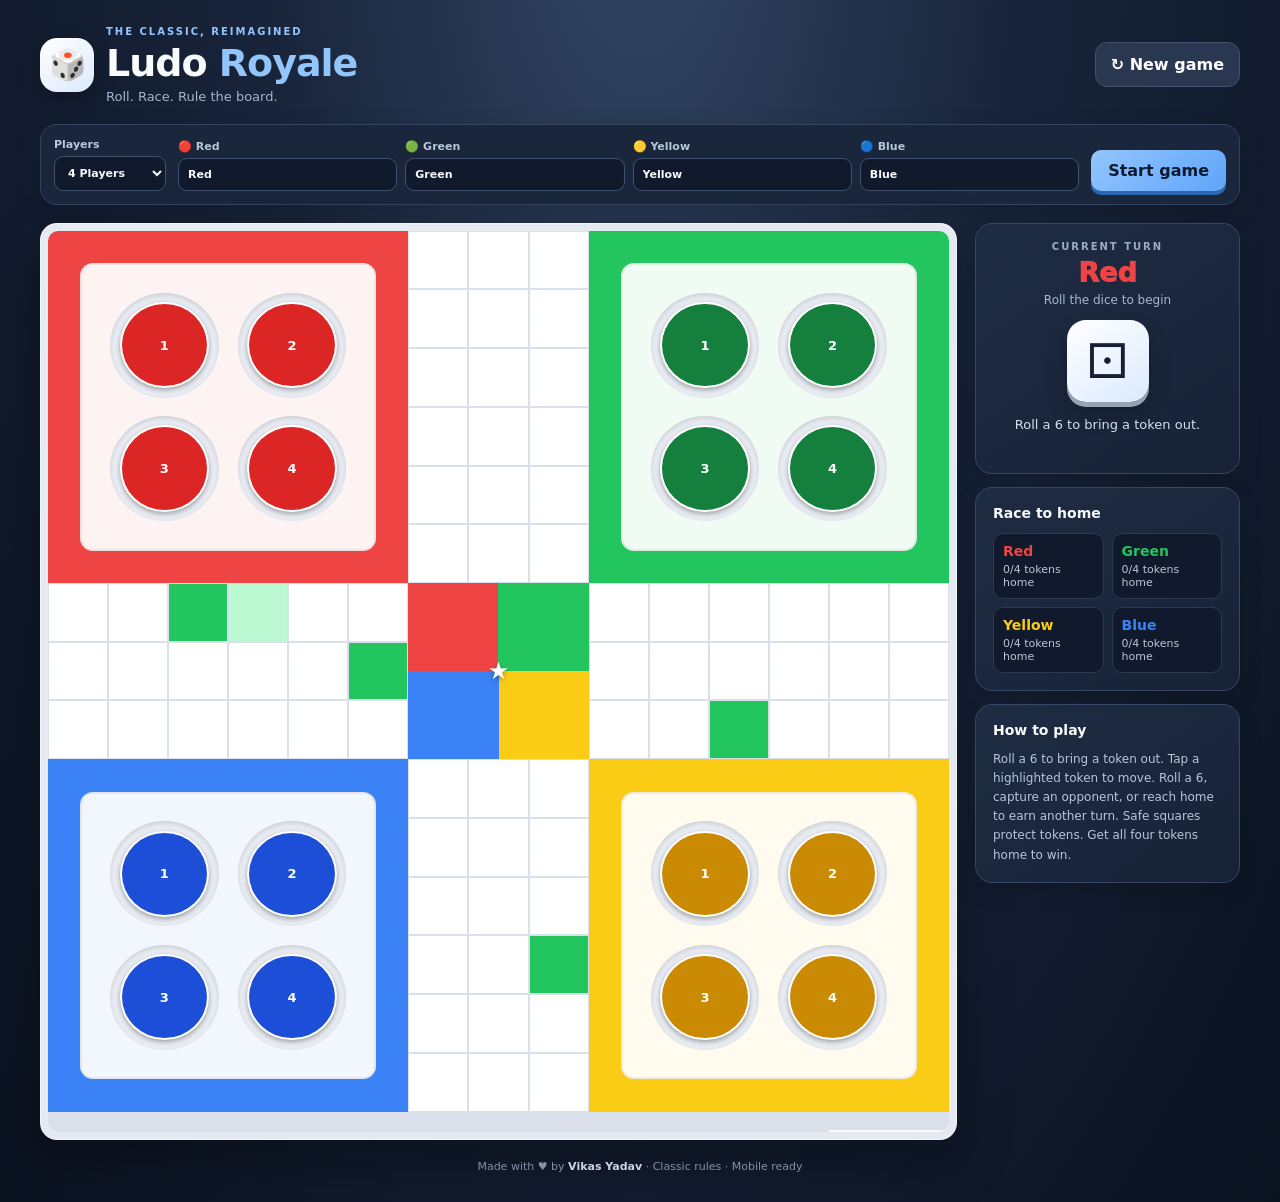
<file: index.html>
<!doctype html>
<html lang="en"><head><meta charset="utf-8"><meta name="viewport" content="width=device-width,initial-scale=1,maximum-scale=1"><meta name="theme-color" content="#101729"><title>Ludo Royale | Vikas Yadav</title><link rel="stylesheet" href="style.css"></head>
<body><main class="app">
<header><div class="brand"><div class="logo">🎲</div><div><p class="eyebrow">THE CLASSIC, REIMAGINED</p><h1>Ludo <span>Royale</span></h1><p class="subtitle">Roll. Race. Rule the board.</p></div></div><button id="newGame" class="ghost">↻ <span>New game</span></button></header>
<section class="toolbar"><label>Players <select id="playerCount"><option value="2">2 Players</option><option value="3">3 Players</option><option value="4" selected>4 Players</option></select></label><div class="names"><label>🔴 Red <input id="name0" maxlength="12" value="Red"></label><label>🟢 Green <input id="name1" maxlength="12" value="Green"></label><label>🟡 Yellow <input id="name2" maxlength="12" value="Yellow"></label><label>🔵 Blue <input id="name3" maxlength="12" value="Blue"></label></div><button id="apply">Start game</button></section>
<div class="game-layout"><section class="board-wrap"><div id="board" aria-label="Ludo board"></div></section><aside class="side"><div class="turn-card"><div class="tiny">CURRENT TURN</div><div id="turnName" class="turn-name">Red</div><div id="turnHint" class="turn-hint">Roll the dice to begin</div><button id="dice" class="dice" aria-label="Roll dice">⚄</button><div id="status" aria-live="polite">Tap the dice to roll.</div></div><div class="score-card"><h2>Race to home</h2><div id="scores" class="scores"></div></div><div class="rules"><h2>How to play</h2><p>Roll a 6 to bring a token out. Tap a highlighted token to move. Roll a 6, capture an opponent, or reach home to earn another turn. Safe squares protect tokens. Get all four tokens home to win.</p></div></aside></div>
<footer>Made with ♥ by <b>Vikas Yadav</b><span> · </span>Classic rules · Mobile ready</footer>
</main><script src="script.js"></script></body></html>
</file>
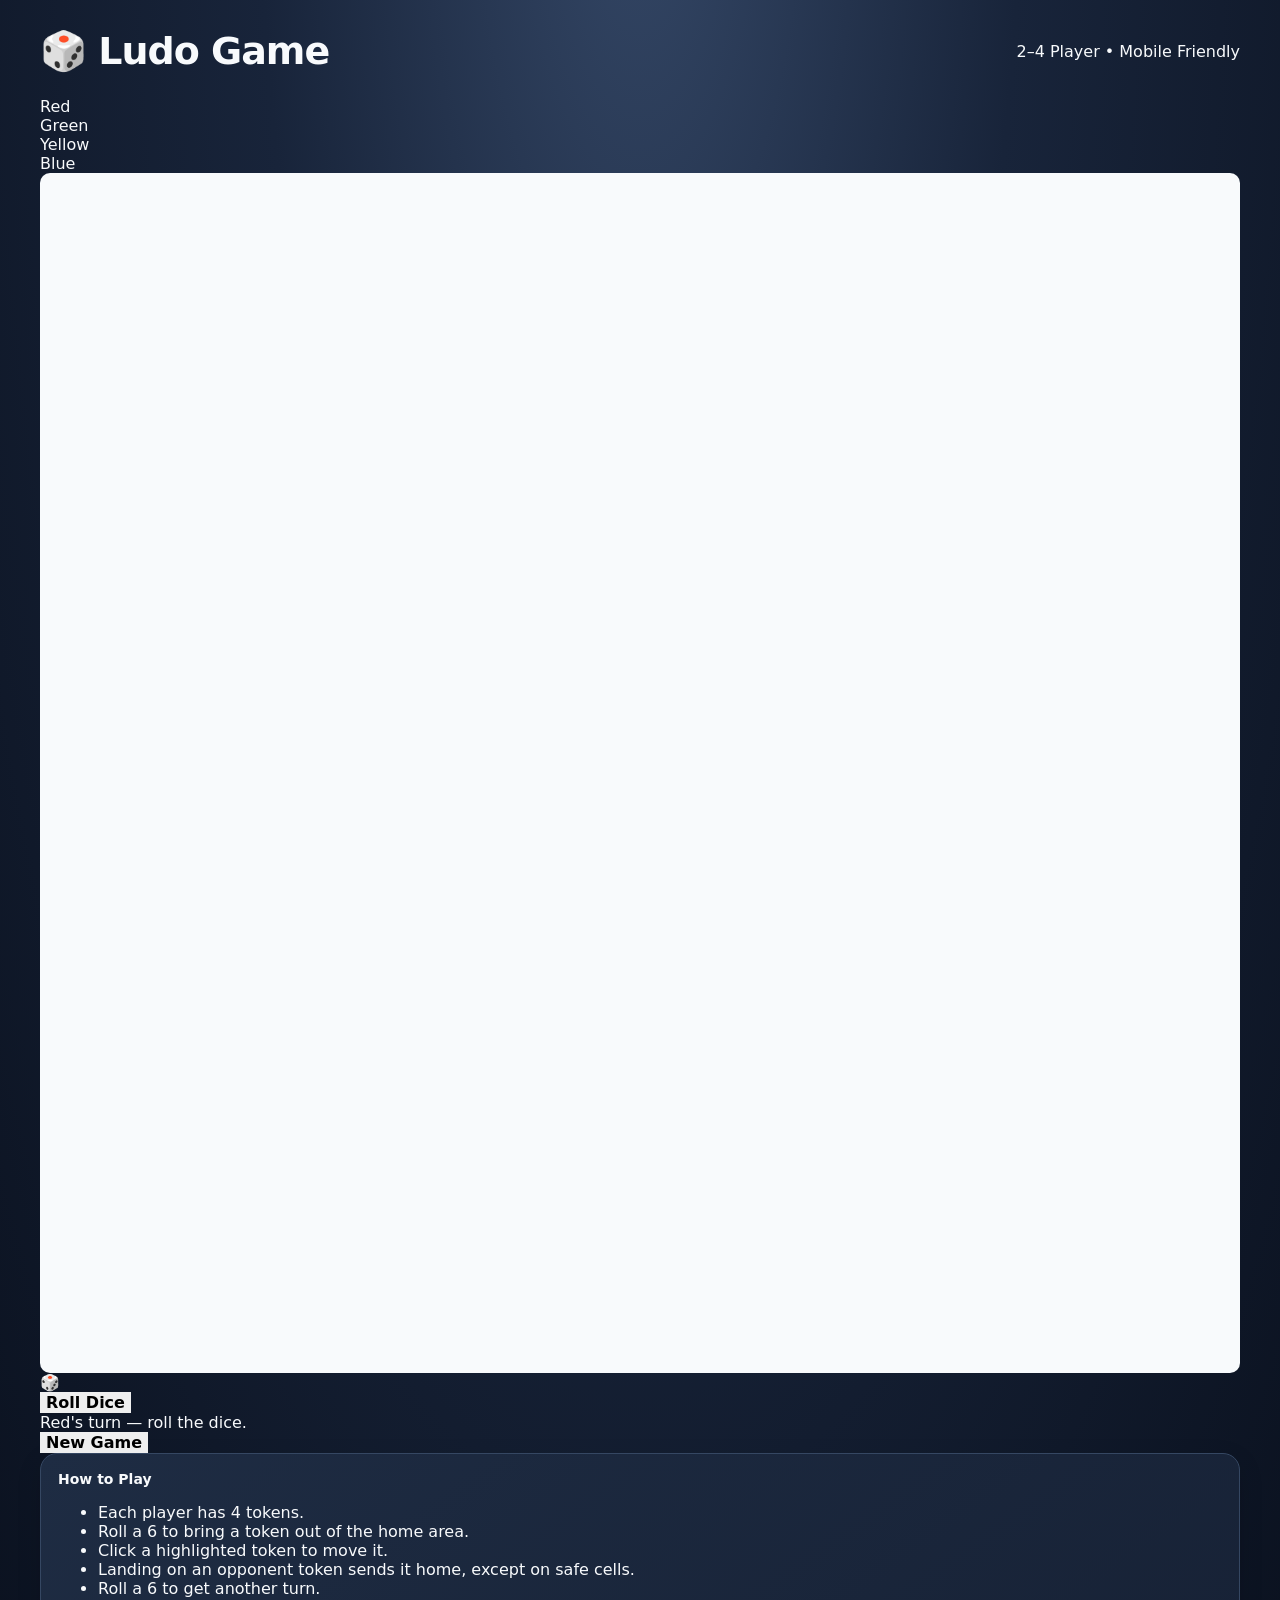
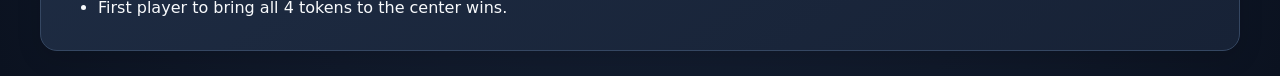
<file: index.html.html>
<!DOCTYPE html>
<html lang="en">
<head>
  <meta charset="UTF-8">
  <meta name="viewport" content="width=device-width, initial-scale=1.0">
  <title>Ludo Game</title>
  <link rel="stylesheet" href="style.css">
</head>
<body>
  <div class="app">
    <header>
      <h1>🎲 Ludo Game</h1>
      <p>2–4 Player • Mobile Friendly</p>
    </header>

    <main>
      <section class="game-card">
        <div class="players">
          <div class="player active" id="player-red"><span class="dot red"></span>Red</div>
          <div class="player" id="player-green"><span class="dot green"></span>Green</div>
          <div class="player" id="player-yellow"><span class="dot yellow"></span>Yellow</div>
          <div class="player" id="player-blue"><span class="dot blue"></span>Blue</div>
        </div>

        <div class="board" id="board" aria-label="Ludo board"></div>

        <div class="controls">
          <div class="dice-box">
            <div id="dice">🎲</div>
            <button id="rollBtn">Roll Dice</button>
          </div>
          <div id="message">Red's turn — roll the dice.</div>
          <button class="reset" id="resetBtn">New Game</button>
        </div>
      </section>

      <section class="rules">
        <h2>How to Play</h2>
        <ul>
          <li>Each player has 4 tokens.</li>
          <li>Roll a 6 to bring a token out of the home area.</li>
          <li>Click a highlighted token to move it.</li>
          <li>Landing on an opponent token sends it home, except on safe cells.</li>
          <li>Roll a 6 to get another turn.</li>
          <li>First player to bring all 4 tokens to the center wins.</li>
        </ul>
      </section>
    </main>
  </div>
  <script src="script.js"></script>
</body>
</html>
</file>
<file: style.css>
*{box-sizing:border-box} :root{--red:#ef4444;--green:#22c55e;--yellow:#facc15;--blue:#3b82f6;--ink:#111827;--muted:#a8b4c9}body{margin:0;min-height:100vh;padding:clamp(10px,2vw,26px);font-family:Inter,system-ui,-apple-system,Segoe UI,sans-serif;color:#f8fafc;background:radial-gradient(ellipse at 50% -10%,#344766 0,#18243a 42%,#0b1220 100%)}.app{max-width:1200px;margin:auto}header{display:flex;justify-content:space-between;align-items:center;margin-bottom:20px;gap:15px}.brand{display:flex;align-items:center;gap:12px}.logo{display:grid;place-items:center;width:54px;height:54px;border-radius:17px;background:linear-gradient(145deg,#fff,#dbeafe);font-size:30px;box-shadow:0 7px 20px #0004}h1{margin:0;font-size:clamp(25px,4vw,38px);letter-spacing:-1px}h1 span{color:#93c5fd}.eyebrow{font-size:10px;letter-spacing:2px;color:#93c5fd;font-weight:900;margin:0 0 4px}.subtitle{margin:4px 0 0;color:var(--muted);font-size:13px}button,input,select{font:inherit}button{cursor:pointer;border:0;font-weight:800;transition:transform .14s,filter .14s}button:active{transform:scale(.97)}.ghost{background:#293750;border:1px solid #43516a;color:#fff;border-radius:12px;padding:12px 15px}.toolbar{display:flex;align-items:end;gap:12px;flex-wrap:wrap;background:#1a263b;border:1px solid #34445f;border-radius:17px;padding:13px;margin-bottom:18px;box-shadow:0 8px 25px #0002}.toolbar label,.names label{display:grid;gap:5px;font-size:11px;color:#b9c7dc;font-weight:800}.toolbar select,.names input{background:#101a2c;color:#f8fafc;border:1px solid #40516d;border-radius:9px;padding:9px;min-width:100px;width:100%;outline:none}.toolbar>label{width:112px}.names{display:flex;gap:8px;flex:1;flex-wrap:wrap}.names label{flex:1 1 75px}.toolbar #apply{background:linear-gradient(135deg,#93c5fd,#60a5fa);color:#0c1b31;border-radius:10px;padding:11px 17px;box-shadow:0 4px 0 #2d67b4}.game-layout{display:grid;grid-template-columns:minmax(0,1fr) 265px;gap:18px;align-items:start}.board-wrap{background:#e5eaf2;padding:7px;border-radius:17px;box-shadow:0 20px 55px #0005;border:1px solid #fff8}#board{aspect-ratio:1;width:100%;display:grid;grid-template-columns:repeat(15,minmax(0,1fr));grid-template-rows:repeat(15,minmax(0,1fr));overflow:hidden;border-radius:10px;background:#f8fafc}.sq{position:relative;display:flex;justify-content:center;align-items:center;border:1px solid #d9e0e9;background:#fff;min-width:0;min-height:0}.sq.track{background:#fff}.sq.start.red{background:#fecaca}.sq.start.green{background:#bbf7d0}.sq.start.yellow{background:#fef08a}.sq.start.blue{background:#bfdbfe}.sq.lane.red{background:#ef4444}.sq.lane.green{background:#22c55e}.sq.lane.yellow{background:#facc15}.sq.lane.blue{background:#3b82f6}.sq.center{background:conic-gradient(var(--green) 0 25%,var(--yellow) 0 50%,var(--blue) 0 75%,var(--red) 0);border:0;color:#fff;font-size:clamp(10px,2vw,24px);text-shadow:0 2px 5px #0005}.home{padding:9%;display:block;border:0!important}.home.red{background:var(--red)}.home.green{background:var(--green)}.home.yellow{background:var(--yellow)}.home.blue{background:var(--blue)}.yard{width:100%;height:100%;padding:10%;border-radius:13px;background:#ffffffee;box-shadow:inset 0 0 0 2px #0001;display:grid;grid-template-columns:1fr 1fr;grid-template-rows:1fr 1fr;gap:8%}.yard-spot{background:#e9edf3;border-radius:50%;box-shadow:inset 0 2px 5px #0002;display:flex;align-items:center;justify-content:center}.token{width:82%;height:82%;border-radius:50%;border:2px solid #fff;box-shadow:0 2px 5px #0005;display:grid;place-items:center;color:#fff;font-size:clamp(7px,1.35vw,13px);font-weight:900;padding:0;position:relative;z-index:3;line-height:1}.token.red{background:#dc2626}.token.green{background:#15803d}.token.yellow{background:#ca8a04}.token.blue{background:#1d4ed8}.token.movable{outline:3px solid #fff;box-shadow:0 0 0 3px #172033,0 0 12px 5px #fff;animation:pulse .7s infinite alternate}.token:disabled{cursor:default}.token.finished{opacity:.55}@keyframes pulse{to{transform:scale(1.14)}}.side{display:grid;gap:13px}.turn-card,.score-card,.rules{background:linear-gradient(145deg,#1e2c43,#172236);border:1px solid #354762;border-radius:17px;padding:17px;box-shadow:0 8px 24px #0002}.turn-card{text-align:center}.tiny{font-size:10px;letter-spacing:2px;color:#9eacc2;font-weight:900}.turn-name{font-size:27px;font-weight:950;margin:5px 0}.turn-hint{font-size:12px;color:#a9b7cc;margin-bottom:13px}.dice{width:82px;height:82px;background:linear-gradient(145deg,#fff,#dbeafe);color:#172033;border-radius:19px;font-size:48px;box-shadow:0 5px 0 #94a3b8,0 12px 22px #0003}.dice:disabled{opacity:.45;cursor:default}.turn-card #status{font-size:13px;color:#d5dfef;line-height:1.45;min-height:40px;margin:14px 0 0}.score-card h2,.rules h2{font-size:14px;margin:0 0 12px}.scores{display:grid;grid-template-columns:1fr 1fr;gap:8px}.score{padding:9px;background:#101a2c;border:1px solid #2c3a50;border-radius:10px;font-size:11px;color:#b8c5d8}.score strong{display:block;font-size:14px;margin-bottom:4px}.rules p{font-size:12px;color:#b8c5d8;line-height:1.6;margin:0}footer{text-align:center;color:#8190a7;font-size:11px;padding:20px 0 4px}footer b{color:#c9d6e8}@media(max-width:850px){.game-layout{grid-template-columns:minmax(0,1fr) 220px;gap:12px}.turn-card,.score-card,.rules{padding:13px}}@media(max-width:650px){body{padding:10px}.game-layout{grid-template-columns:1fr}.side{grid-template-columns:1fr 1fr;align-items:stretch}.turn-card{grid-row:span 2}.rules{grid-column:1/-1}.board-wrap{padding:4px;border-radius:12px}.brand{gap:9px}.logo{width:43px;height:43px;font-size:25px}.subtitle{font-size:12px}.ghost{padding:10px;font-size:12px}.toolbar{gap:8px}.toolbar>label{width:100px}.names{flex-basis:100%;order:3}.toolbar #apply{flex:1}.token{border-width:1px}.turn-name{font-size:22px}.dice{width:68px;height:68px;font-size:39px}}@media(max-width:390px){.side{grid-template-columns:1fr}.turn-card{grid-row:auto}.rules{grid-column:auto}.names label{flex-basis:40%}.toolbar>label{flex:1}.toolbar #apply{flex:1 1 100%}}
</file>
